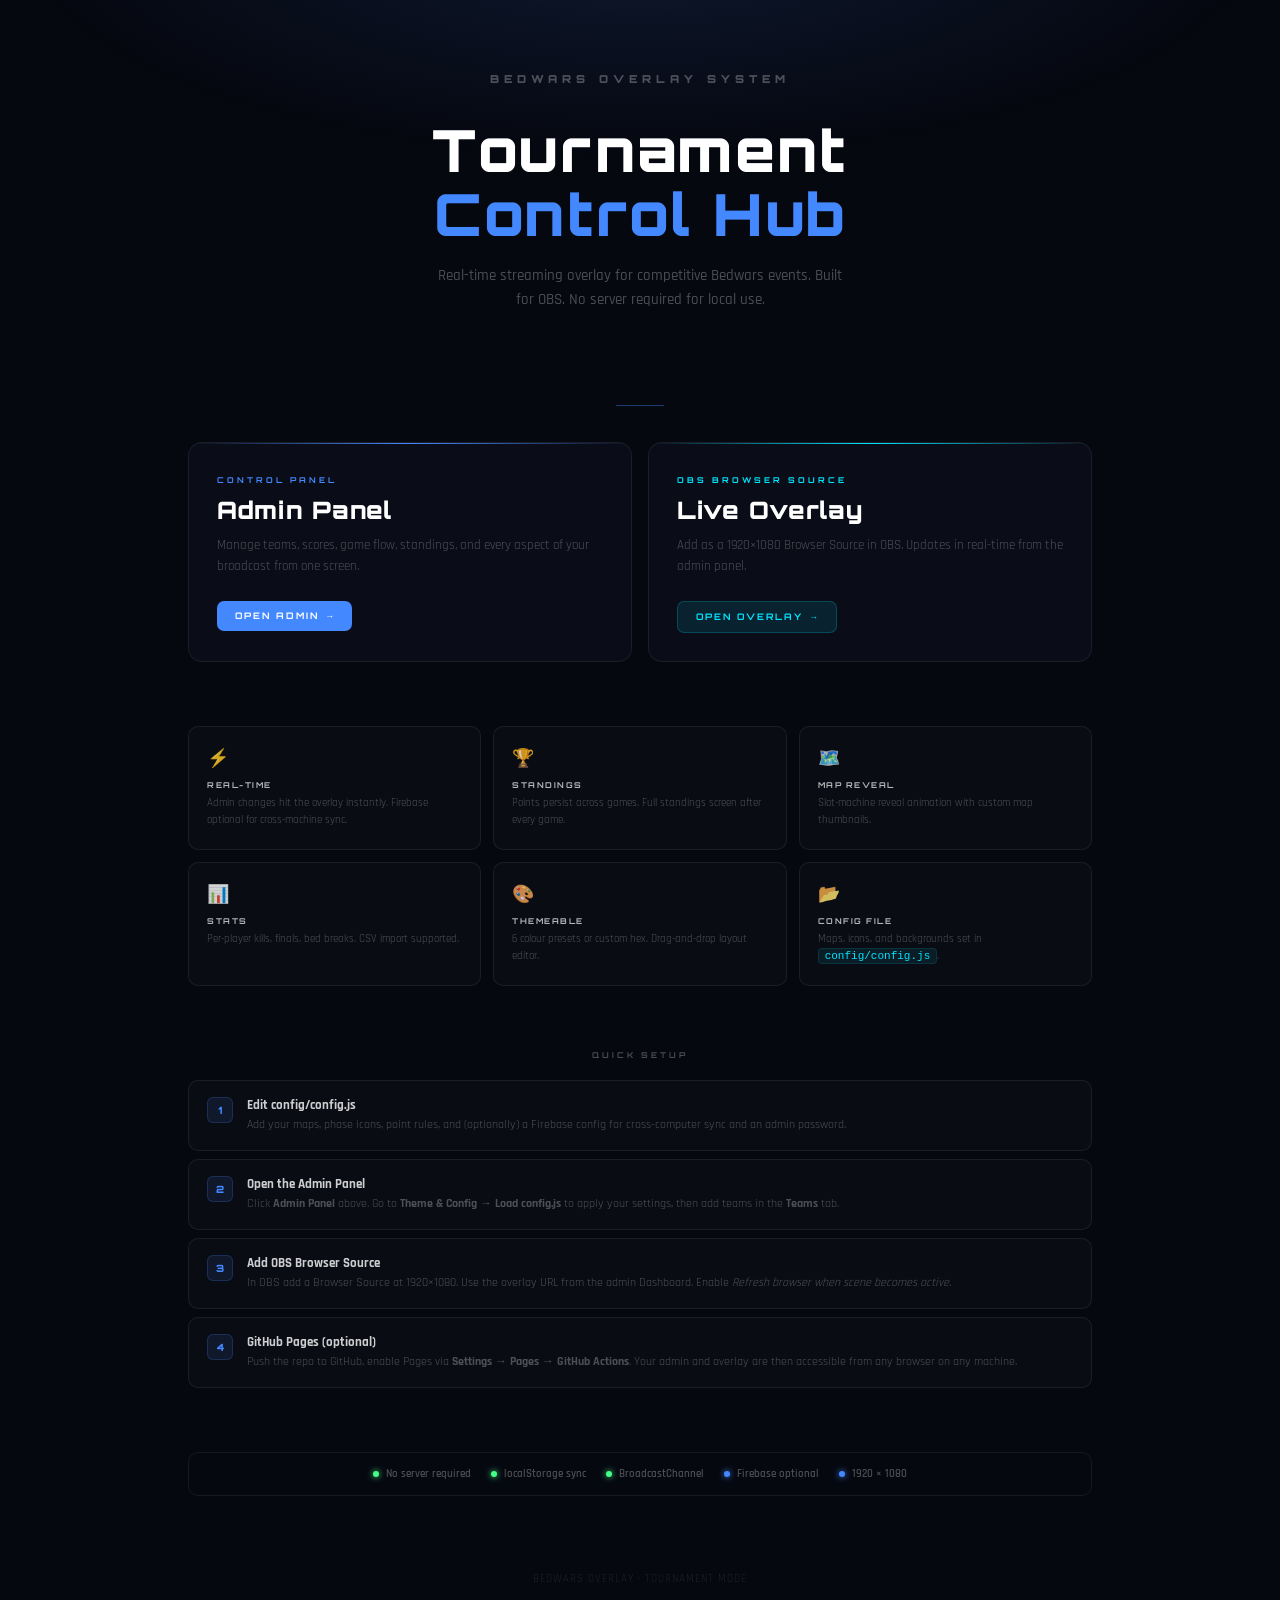
<file: src/index.html>
<!DOCTYPE html>
<html lang="en">
<head>
<meta charset="UTF-8"/>
<meta name="viewport" content="width=device-width,initial-scale=1"/>
<title>Bedwars Overlay</title>
<link href="https://fonts.googleapis.com/css2?family=Orbitron:wght@700;900&family=Rajdhani:wght@400;500;600;700&display=swap" rel="stylesheet"/>
<style>
*, *::before, *::after { box-sizing: border-box; margin: 0; padding: 0; }

:root {
  --acc:  #4488ff;
  --acc2: #00e5ff;
  --bg:   #060810;
  --surf: #0a0d18;
  --bor:  rgba(255,255,255,.07);
  --txt:  rgba(255,255,255,.82);
  --mut:  rgba(255,255,255,.28);
  --grn:  #44ff88;
  --fd:   'Orbitron', monospace;
  --fb:   'Rajdhani', sans-serif;
}

html, body {
  min-height: 100vh;
  background: var(--bg);
  color: var(--txt);
  font-family: var(--fb);
}

/* subtle top glow only */
body::before {
  content: '';
  position: fixed;
  top: 0; left: 0; right: 0; height: 320px;
  background: radial-gradient(ellipse 70% 100% at 50% -20%, rgba(68,136,255,.13) 0%, transparent 70%);
  pointer-events: none;
  z-index: 0;
}

@keyframes fadeUp { from { opacity:0; transform:translateY(16px) } to { opacity:1; transform:none } }
@keyframes fadeIn { from { opacity:0 } to { opacity:1 } }

.wrap {
  position: relative;
  z-index: 1;
  max-width: 960px;
  margin: 0 auto;
  padding: 0 28px;
}

/* ── HEADER ── */
header {
  padding: 72px 0 56px;
  text-align: center;
  animation: fadeUp .6s ease both;
}

.wordmark {
  font-family: var(--fd);
  font-size: 11px;
  font-weight: 900;
  letter-spacing: 5px;
  color: var(--mut);
  margin-bottom: 32px;
  text-transform: uppercase;
}

h1 {
  font-family: var(--fd);
  font-size: clamp(32px, 5.5vw, 58px);
  font-weight: 900;
  letter-spacing: .04em;
  line-height: 1.1;
  color: #fff;
  margin-bottom: 18px;
}
h1 em {
  font-style: normal;
  color: var(--acc);
}

.sub {
  font-size: 15px;
  font-weight: 500;
  color: var(--mut);
  max-width: 420px;
  margin: 0 auto;
  line-height: 1.65;
  animation: fadeIn .8s ease .3s both;
}

.rule {
  width: 48px;
  height: 1px;
  background: rgba(68,136,255,.4);
  margin: 36px auto;
}

/* ── CARDS ── */
.cards {
  display: grid;
  grid-template-columns: 1fr 1fr;
  gap: 16px;
  margin-bottom: 64px;
  animation: fadeUp .6s ease .1s both;
}
@media(max-width:580px) { .cards { grid-template-columns: 1fr; } }

.card {
  display: block;
  text-decoration: none;
  background: var(--surf);
  border: 1px solid var(--bor);
  border-radius: 14px;
  padding: 32px 28px 28px;
  transition: border-color .18s, transform .18s;
  position: relative;
  overflow: hidden;
}
.card:hover {
  border-color: rgba(68,136,255,.3);
  transform: translateY(-4px);
}
.card:nth-child(2):hover { border-color: rgba(0,229,255,.25); }

/* top accent line */
.card::before {
  content: '';
  position: absolute;
  top: 0; left: 0; right: 0;
  height: 1px;
}
.card:nth-child(1)::before { background: linear-gradient(90deg, transparent, var(--acc), transparent); }
.card:nth-child(2)::before { background: linear-gradient(90deg, transparent, var(--acc2), transparent); }

.card-eyebrow {
  font-family: var(--fd);
  font-size: 8px;
  font-weight: 700;
  letter-spacing: 3px;
  text-transform: uppercase;
  margin-bottom: 10px;
}
.card:nth-child(1) .card-eyebrow { color: var(--acc); }
.card:nth-child(2) .card-eyebrow { color: var(--acc2); }

.card-title {
  font-family: var(--fd);
  font-size: clamp(18px, 2.5vw, 24px);
  font-weight: 900;
  color: #fff;
  margin-bottom: 10px;
  letter-spacing: .03em;
}

.card-desc {
  font-size: 13px;
  color: var(--mut);
  line-height: 1.6;
  margin-bottom: 24px;
}

.card-link {
  display: inline-flex;
  align-items: center;
  gap: 8px;
  font-family: var(--fd);
  font-size: 9px;
  font-weight: 700;
  letter-spacing: 2px;
  text-transform: uppercase;
  padding: 9px 18px;
  border-radius: 7px;
  transition: background .15s;
}
.card:nth-child(1) .card-link {
  background: var(--acc);
  color: #fff;
}
.card:nth-child(1) .card-link:hover { background: #5599ff; }
.card:nth-child(2) .card-link {
  background: rgba(0,229,255,.1);
  color: var(--acc2);
  border: 1px solid rgba(0,229,255,.2);
}
.card:nth-child(2) .card-link:hover { background: rgba(0,229,255,.18); }

.card-arrow { transition: transform .15s; }
.card:hover .card-arrow { transform: translateX(4px); }

/* ── FEATURES ── */
.features {
  display: grid;
  grid-template-columns: repeat(3, 1fr);
  gap: 12px;
  margin-bottom: 64px;
  animation: fadeUp .6s ease .2s both;
}
@media(max-width:580px) { .features { grid-template-columns: 1fr 1fr; } }

.feat {
  padding: 20px 18px;
  background: rgba(255,255,255,.02);
  border: 1px solid var(--bor);
  border-radius: 10px;
}
.feat-icon { font-size: 18px; margin-bottom: 10px; }
.feat-title {
  font-family: var(--fd);
  font-size: 8px;
  font-weight: 700;
  letter-spacing: 1.5px;
  text-transform: uppercase;
  color: rgba(255,255,255,.7);
  margin-bottom: 5px;
}
.feat-desc { font-size: 11px; color: var(--mut); line-height: 1.55; }

/* ── SETUP ── */
.setup { margin-bottom: 64px; animation: fadeUp .6s ease .3s both; }

.section-eyebrow {
  font-family: var(--fd);
  font-size: 8px;
  font-weight: 700;
  letter-spacing: 3px;
  text-transform: uppercase;
  color: var(--mut);
  text-align: center;
  margin-bottom: 20px;
}

.steps { display: flex; flex-direction: column; gap: 8px; }

.step {
  display: flex;
  align-items: flex-start;
  gap: 14px;
  padding: 16px 18px;
  background: rgba(255,255,255,.02);
  border: 1px solid var(--bor);
  border-radius: 10px;
}
.step-n {
  width: 26px; height: 26px;
  border-radius: 6px;
  background: rgba(68,136,255,.1);
  border: 1px solid rgba(68,136,255,.2);
  display: flex; align-items: center; justify-content: center;
  font-family: var(--fd); font-size: 10px; font-weight: 900;
  color: var(--acc); flex-shrink: 0;
}
.step-t { font-size: 13px; font-weight: 700; color: rgba(255,255,255,.8); margin-bottom: 3px; }
.step-d { font-size: 12px; color: var(--mut); line-height: 1.5; }
code {
  font-family: monospace; font-size: 11px;
  background: rgba(0,229,255,.07);
  color: var(--acc2);
  padding: 1px 6px; border-radius: 4px;
  border: 1px solid rgba(0,229,255,.12);
}

/* ── STATUS ── */
.status {
  display: flex; align-items: center; justify-content: center;
  flex-wrap: wrap; gap: 20px;
  padding: 14px 20px;
  border: 1px solid var(--bor);
  border-radius: 10px;
  margin-bottom: 52px;
  animation: fadeUp .6s ease .35s both;
}
.si { display: flex; align-items: center; gap: 7px; font-size: 11px; color: var(--mut); font-weight: 600; }
.dot { width: 6px; height: 6px; border-radius: 50%; flex-shrink: 0; }
.dot.g { background: var(--grn); box-shadow: 0 0 6px var(--grn); }
.dot.b { background: var(--acc); box-shadow: 0 0 6px var(--acc); }

/* ── FOOTER ── */
footer {
  text-align: center;
  padding: 24px 0 48px;
  font-size: 11px;
  color: rgba(255,255,255,.1);
  letter-spacing: 1px;
  animation: fadeIn 1s ease .5s both;
}
</style>
</head>
<body>

<div class="wrap">

  <header>
    <div class="wordmark">Bedwars Overlay System</div>
    <h1>Tournament<br><em>Control Hub</em></h1>
    <p class="sub">Real-time streaming overlay for competitive Bedwars events. Built for OBS. No server required for local use.</p>
  </header>

  <div class="rule"></div>

  <div class="cards">

    <a class="card" href="admin/admin.html">
      <div class="card-eyebrow">Control Panel</div>
      <div class="card-title">Admin Panel</div>
      <div class="card-desc">Manage teams, scores, game flow, standings, and every aspect of your broadcast from one screen.</div>
      <span class="card-link">Open Admin <span class="card-arrow">→</span></span>
    </a>

    <a class="card" href="overlay/overlay.html">
      <div class="card-eyebrow">OBS Browser Source</div>
      <div class="card-title">Live Overlay</div>
      <div class="card-desc">Add as a 1920×1080 Browser Source in OBS. Updates in real-time from the admin panel.</div>
      <span class="card-link">Open Overlay <span class="card-arrow">→</span></span>
    </a>

  </div>

  <div class="features">
    <div class="feat">
      <div class="feat-icon">⚡</div>
      <div class="feat-title">Real-Time</div>
      <div class="feat-desc">Admin changes hit the overlay instantly. Firebase optional for cross-machine sync.</div>
    </div>
    <div class="feat">
      <div class="feat-icon">🏆</div>
      <div class="feat-title">Standings</div>
      <div class="feat-desc">Points persist across games. Full standings screen after every game.</div>
    </div>
    <div class="feat">
      <div class="feat-icon">🗺️</div>
      <div class="feat-title">Map Reveal</div>
      <div class="feat-desc">Slot-machine reveal animation with custom map thumbnails.</div>
    </div>
    <div class="feat">
      <div class="feat-icon">📊</div>
      <div class="feat-title">Stats</div>
      <div class="feat-desc">Per-player kills, finals, bed breaks. CSV import supported.</div>
    </div>
    <div class="feat">
      <div class="feat-icon">🎨</div>
      <div class="feat-title">Themeable</div>
      <div class="feat-desc">6 colour presets or custom hex. Drag-and-drop layout editor.</div>
    </div>
    <div class="feat">
      <div class="feat-icon">📂</div>
      <div class="feat-title">Config File</div>
      <div class="feat-desc">Maps, icons, and backgrounds set in <code>config/config.js</code>.</div>
    </div>
  </div>

  <div class="setup">
    <div class="section-eyebrow">Quick Setup</div>
    <div class="steps">
      <div class="step">
        <div class="step-n">1</div>
        <div>
          <div class="step-t">Edit config/config.js</div>
          <div class="step-d">Add your maps, phase icons, point rules, and (optionally) a Firebase config for cross-computer sync and an admin password.</div>
        </div>
      </div>
      <div class="step">
        <div class="step-n">2</div>
        <div>
          <div class="step-t">Open the Admin Panel</div>
          <div class="step-d">Click <strong>Admin Panel</strong> above. Go to <strong>Theme & Config → Load config.js</strong> to apply your settings, then add teams in the <strong>Teams</strong> tab.</div>
        </div>
      </div>
      <div class="step">
        <div class="step-n">3</div>
        <div>
          <div class="step-t">Add OBS Browser Source</div>
          <div class="step-d">In OBS add a Browser Source at 1920×1080. Use the overlay URL from the admin Dashboard. Enable <em>Refresh browser when scene becomes active</em>.</div>
        </div>
      </div>
      <div class="step">
        <div class="step-n">4</div>
        <div>
          <div class="step-t">GitHub Pages (optional)</div>
          <div class="step-d">Push the repo to GitHub, enable Pages via <strong>Settings → Pages → GitHub Actions</strong>. Your admin and overlay are then accessible from any browser on any machine.</div>
        </div>
      </div>
    </div>
  </div>

  <div class="status">
    <div class="si"><div class="dot g"></div>No server required</div>
    <div class="si"><div class="dot g"></div>localStorage sync</div>
    <div class="si"><div class="dot g"></div>BroadcastChannel</div>
    <div class="si"><div class="dot b"></div>Firebase optional</div>
    <div class="si"><div class="dot b"></div>1920 × 1080</div>
  </div>

  <footer>BEDWARS OVERLAY · TOURNAMENT MODE</footer>

</div>
</body>
</html>
</file>
